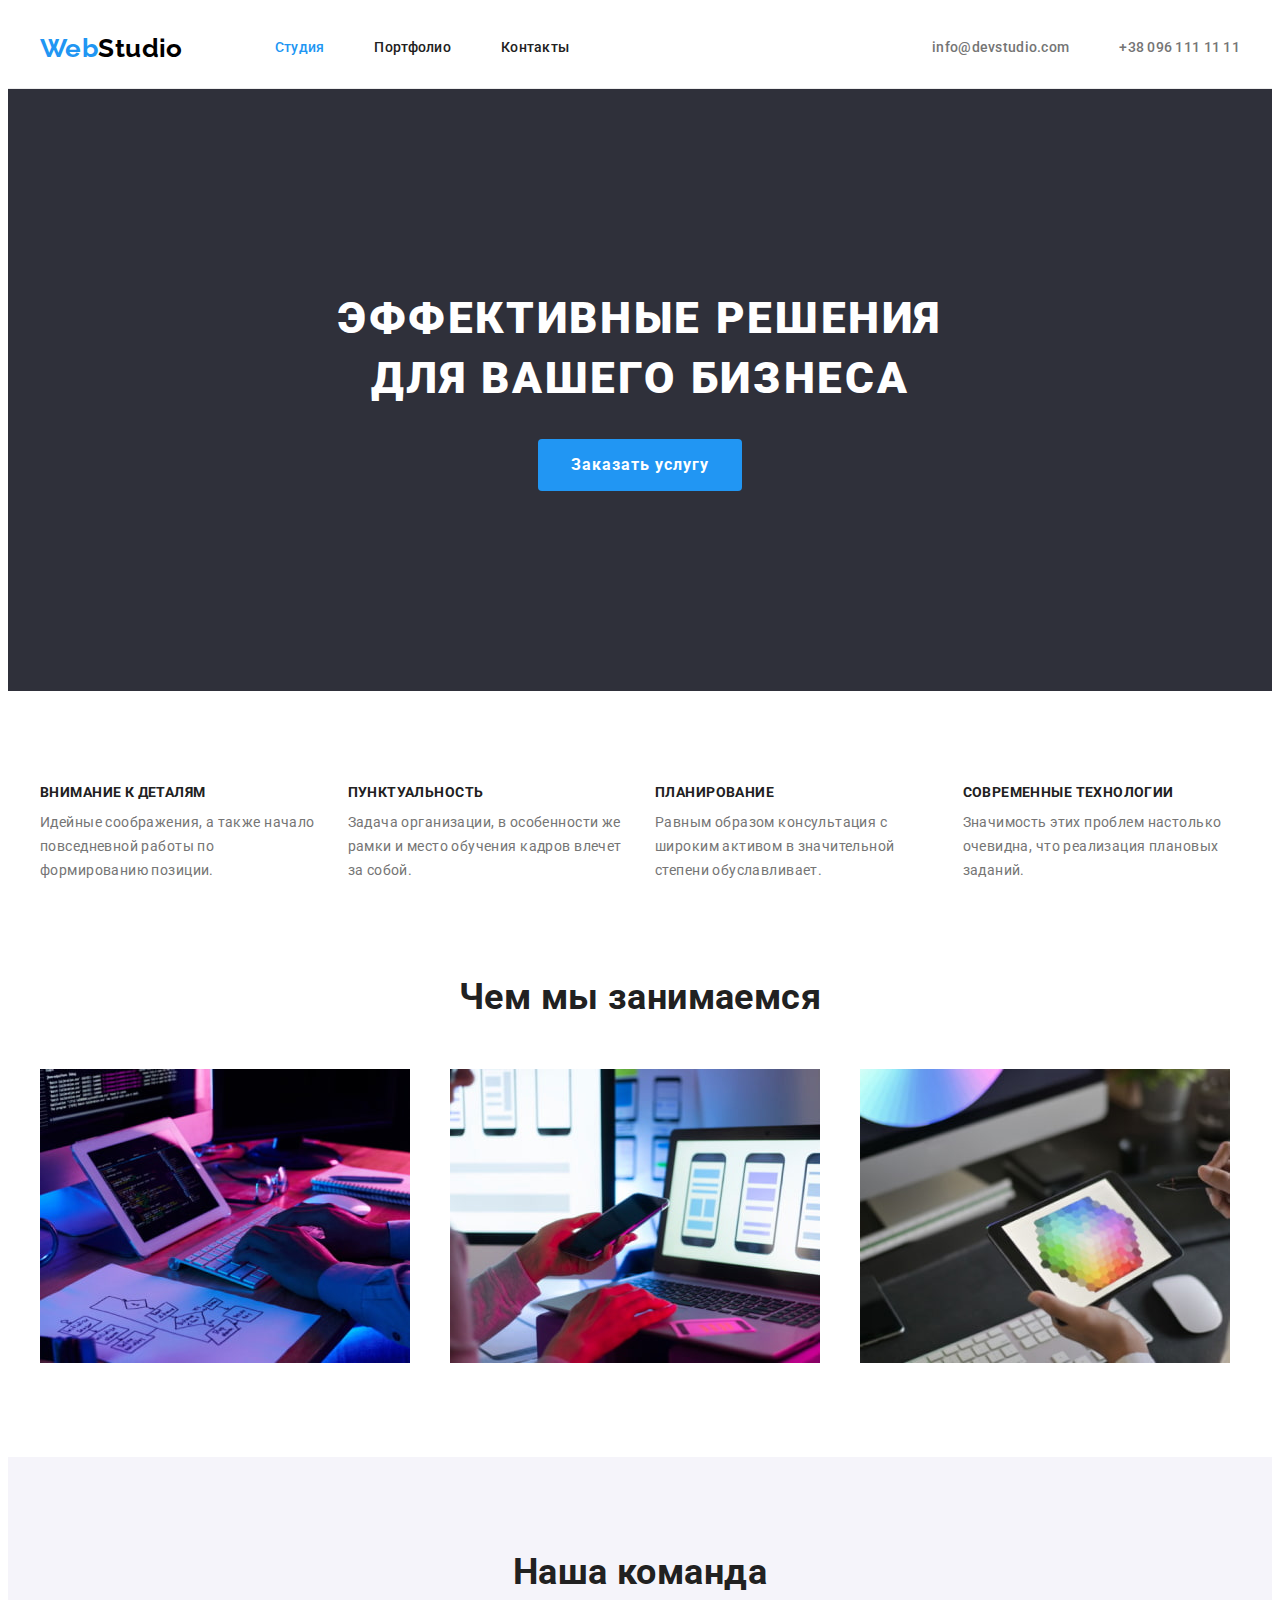
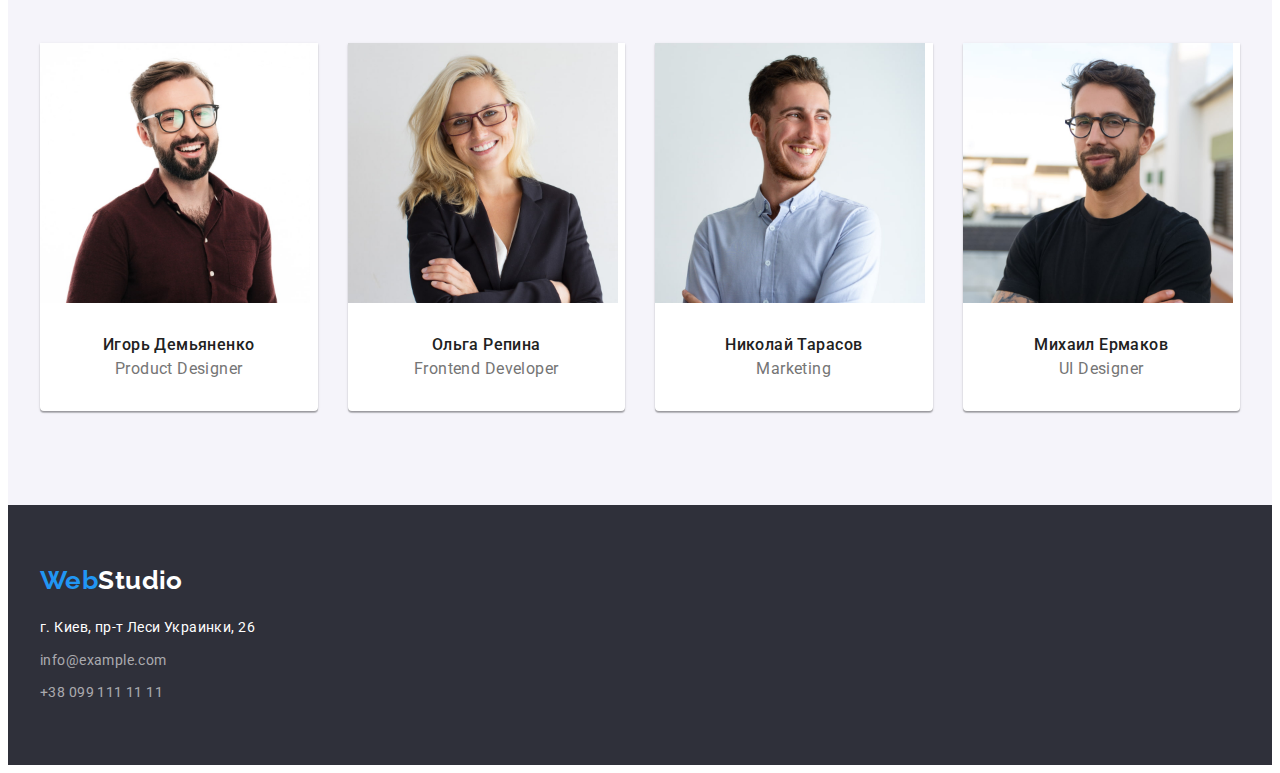
<file: index.html>
<!DOCTYPE html>
<html lang="ru">
<head>
    <meta charset="UTF-8">
    <meta http-equiv="X-UA-Compatible" content="IE=edge">
    <meta name="viewport" content="width=device-width, initial-scale=1.0">
    <title>Студія</title>
    <link rel="preconnect" href="https://fonts.googleapis.com">
    <link rel="preconnect" href="https://fonts.gstatic.com" crossorigin>
    <link href="https://fonts.googleapis.com/css2?family=Raleway:wght@700&family=Roboto:wght@400;500;700;900&display=swap" rel="stylesheet">
    <link 
        rel="stylesheet" 
        href="https://cdnjs.cloudflare.com/ajax/libs/modern-normalize/1.1.0/modern-normalize.min.css" 
        integrity="sha512-wpPYUAdjBVSE4KJnH1VR1HeZfpl1ub8YT/NKx4PuQ5NmX2tKuGu6U/JRp5y+Y8XG2tV+wKQpNHVUX03MfMFn9Q==" 
        crossorigin="anonymous" 
        referrerpolicy="no-referrer" 
    />
    <link rel="stylesheet" href="./css/styles.css">
</head>
<body>
    <!-- Шапка -->
    <header class="page-header">
        <div class="container">
            <nav class="main-nav">
                <!-- Логотип -->
                <a href="./index.html" class="logo link"><span class="begin">Web</span><span class="end">Studio</span></a>

                <!-- Меню -->
                <ul class="site-nav list">
                    <li class="site-nav-item"><a href="./index.html" class="link current">Студия</a></li>
                    <li class="site-nav-item"><a href="./portfolio.html" class="link">Портфолио</a></li>
                    <li class="site-nav-item"><a href="" class="link">Контакты</a></li>
                </ul>
            </nav>

            <!-- Контакты -->
            <ul class="auth-nav list">
                <li class="auth-nav-item"><a href="mailto:info@devstudio.com" class="link">info@devstudio.com</a></li>
                <li class="auth-nav-item"><a href="tel:+380961111111" class="link">+38 096 111 11 11</a></li>
            </ul>
        </div>
    </header>
    
    <main>
        <!-- Герой -->
        <section class="hero">
            <div class="container">
                <h1 class="hero-title">Эффективные решения для вашего бизнеса</h1>
                <button class="hero-btn" type="button">Заказать услугу</button>
            </div>
        </section> 
       
        <!-- Особенности-->
        <section class="section feature">
            <div class="container">
                <!-- Скрытый заголовок -->
                <h2 class="visually-hidden" tabindex="-1">Особенности</h2>
                <ul class="feature-list list">
                    <li class="feature-list-item">
                        <h3 class="feature-list-title">Внимание к деталям</h3>
                        <p class="feature-list-text">Идейные соображения, а также начало повседневной работы по формированию позиции.</p>
                    </li>
                    <li class="feature-list-item">
                        <h3 class="feature-list-title">Пунктуальность</h3>
                        <p class="feature-list-text">Задача организации, в особенности же рамки и место обучения кадров влечет за собой.</p>
                    </li>
                    <li class="feature-list-item">
                        <h3 class="feature-list-title">Планирование</h3>
                        <p class="feature-list-text">Равным образом консультация с широким активом в значительной степени обуславливает.</p>
                    </li>
                    <li class="feature-list-item">
                        <h3 class="feature-list-title">Современные технологии</h3>
                        <p class="feature-list-text">Значимость этих проблем настолько очевидна, что реализация плановых заданий.</p>
                    </li>
                </ul>
            </div>
        </section>

        <!-- Чем мы занимаемся -->
        <section class="section work">
            <div class="container">
                <h2 class="section-title">Чем мы занимаемся</h2>
                <ul class="work-list list">
                    <li class="work-list-item">
                        <img src="./images/what_we_do/desktop_apps.jpg" alt="Написание кода" width="370" />
                    </li>
                    <li class="work-list-item">
                        <img src="./images/what_we_do/mobile_apps.jpg" alt="Разработка мобильного приложения" width="370" />
                    </li>
                    <li class="work-list-item">
                        <img src="./images/what_we_do/design_solutions.jpg" alt="Работа с графическим планшетом" width="370" />
                    </li>
                </ul>
            </div>
        </section>

        <!-- Наша команда -->
        <section class="section team">
            <div class="container">
                <h2 class="section-title">Наша команда</h2>
                <ul class="team-list list">
                    <li class="team-list-item">
                        <img src="./images/team/product_designer.jpg" alt="Игорь Демьяненко" width="270">
                        <div class="team-list-box">
                            <h3 class="team-list-title">Игорь Демьяненко</h3>
                            <p class="team-list-text" lang="en">Product Designer</p>
                        </div>
                    </li>
                    <li class="team-list-item">
                        <img src="./images/team/frontend_developer.jpg" alt="Ольга Репина" width="270">
                        <div class="team-list-box">
                            <h3 class="team-list-title">Ольга Репина</h3>
                            <p class="team-list-text" lang="en">Frontend Developer</p>
                        </div>
                    </li>
                    <li class="team-list-item">
                        <img src="./images/team/marketing.jpg" alt="Николай Тарасов" width="270">
                        <div class="team-list-box">
                            <h3 class="team-list-title">Николай Тарасов</h3>
                            <p class="team-list-text" lang="en">Marketing</p>
                        </div>
                    </li>
                    <li class="team-list-item">
                        <img src="./images/team/ui_designer.jpg" alt="Михаил Ермаков" width="270">
                        <div class="team-list-box">
                            <h3 class="team-list-title">Михаил Ермаков</h3>
                            <p class="team-list-text" lang="en">UI Designer</p>
                        </div>
                    </li>
                </ul>
            </div>
        </section>
    </main>

    <!-- Подвал -->
    <footer class="footer">
        <div class="container">
            <a href="./index.html" class="logo link">
                <span class="begin">Web</span><span class="end">Studio</span>
            </a>
            <address>
                <ul class="address-list list">
                    <li class="address-list-item">
                        <a 
                            href="https://goo.gl/maps/rt93yuFwvWHYuNVY6" 
                            class="address link" 
                            target="_blank" 
                            rel="noreferrer noopener">
                            г. Киев, пр-т Леси Украинки, 26
                        </a>
                    </li>
                    <li class="address-list-item">
                        <a href="mailto:info@example.com" class="link">info@example.com</a>
                    </li>
                    <li class="address-list-item">
                        <a href="tel:+380991111111" class="link">+38 099 111 11 11</a>
                    </li>
                </ul>
            </address>
        </div>
    </footer>
 </body>
</html>
</file>
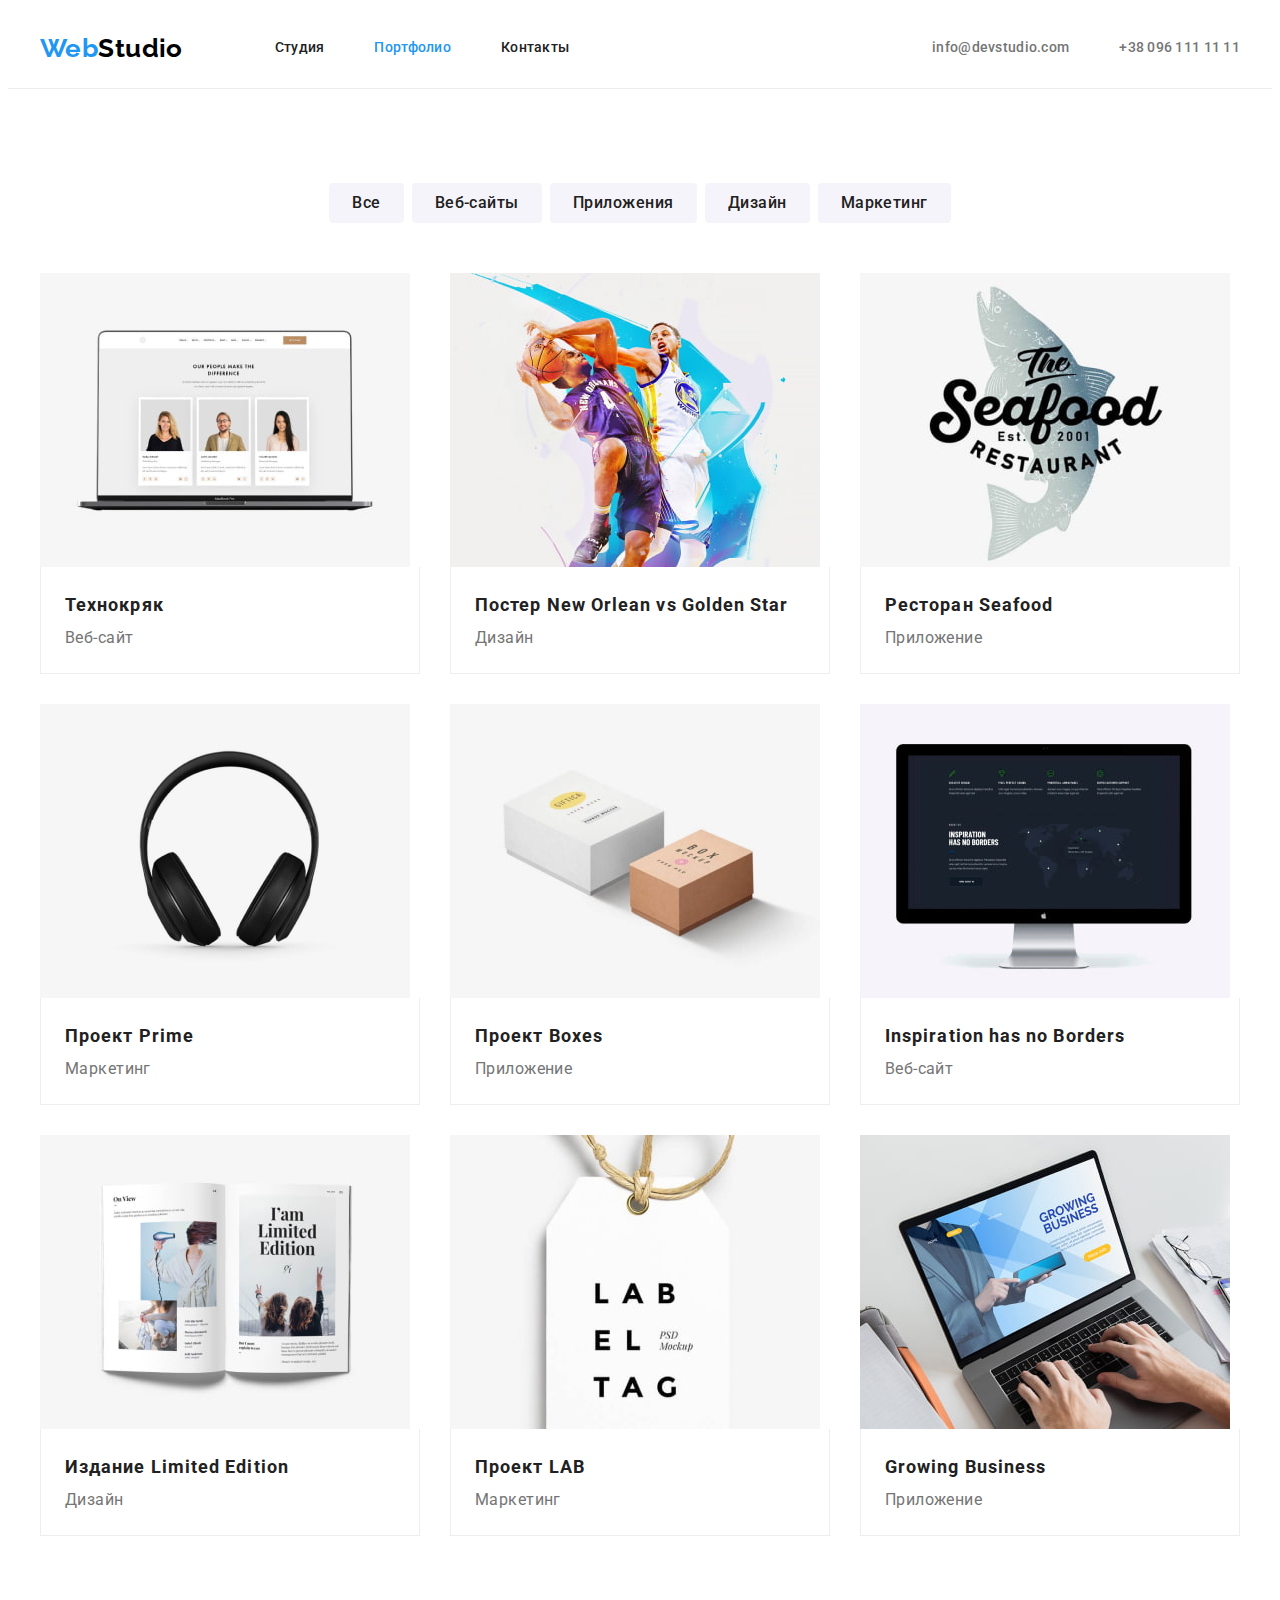
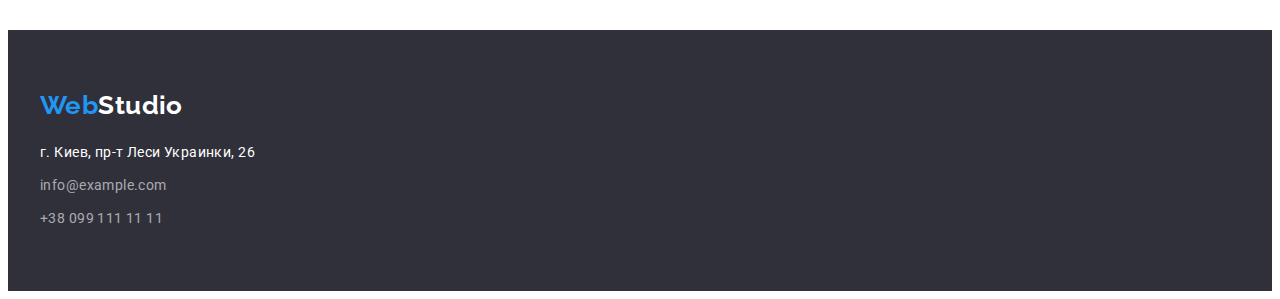
<file: portfolio.html>
<!DOCTYPE html>
<html lang="ru">
<head>
    <meta charset="UTF-8">
    <meta http-equiv="X-UA-Compatible" content="IE=edge">
    <meta name="viewport" content="width=device-width, initial-scale=1.0">
    <title>Студія</title>
    <link rel="preconnect" href="https://fonts.googleapis.com">
    <link rel="preconnect" href="https://fonts.gstatic.com" crossorigin>
    <link href="https://fonts.googleapis.com/css2?family=Raleway:wght@700&family=Roboto:wght@400;500;700;900&display=swap" rel="stylesheet">
    <link 
        rel="stylesheet" 
        href="https://cdnjs.cloudflare.com/ajax/libs/modern-normalize/1.1.0/modern-normalize.min.css" 
        integrity="sha512-wpPYUAdjBVSE4KJnH1VR1HeZfpl1ub8YT/NKx4PuQ5NmX2tKuGu6U/JRp5y+Y8XG2tV+wKQpNHVUX03MfMFn9Q==" 
        crossorigin="anonymous" 
        referrerpolicy="no-referrer" 
    />
    <link rel="stylesheet" href="./css/styles.css">
</head>
<body>
    <!-- Шапка -->
    <header class="page-header">
        <div class="container">
            <nav class="main-nav">
                <!-- Логотип -->
                <a href="./index.html" class="logo link"><span class="begin">Web</span><span class="end">Studio</span></a>

                <!-- Меню -->
                <ul class="site-nav list">
                    <li class="site-nav-item"><a href="./index.html" class="link">Студия</a></li>
                    <li class="site-nav-item"><a href="./portfolio.html" class="link current">Портфолио</a></li>
                    <li class="site-nav-item"><a href="" class="link">Контакты</a></li>
                </ul>
            </nav>

            <!-- Контакты -->
            <ul class="auth-nav list">
                <li class="auth-nav-item"><a href="mailto:info@devstudio.com" class="link">info@devstudio.com</a></li>
                <li class="auth-nav-item"><a href="tel:+380961111111" class="link">+38 096 111 11 11</a></li>
            </ul>
        </div>
    </header>
    
    <main>
        <!-- Портфолио -->
        <section class="section portfolio">
            <div class="container">
                <!-- Скрытый заголовок -->
                <h1 class="visually-hidden" tabindex="-1">Портфолио</h1>
                <!-- Фильтр -->
                <ul class="filter-list list">
                    <li class="filter-list-item"><button class="filter-list-btn" type="button">Все</button></li>
                    <li class="filter-list-item"><button class="filter-list-btn" type="button">Веб-сайты</button></li>
                    <li class="filter-list-item"><button class="filter-list-btn" type="button">Приложения</button></li>
                    <li class="filter-list-item"><button class="filter-list-btn" type="button">Дизайн</button></li>
                    <li class="filter-list-item"><button class="filter-list-btn" type="button">Маркетинг</button></li>
                </ul>
                <!-- Проекты -->
                <ul class="projects-list list">
                    <li class="projects-list-item">
                        <img src="./images/portfolio/technoquack-site.jpg" alt="Ноутбук" width="370">
                        <div class="projects-list-box">
                            <h2 class="projects-list-title">Технокряк</h2>
                            <p class="projects-list-text">Веб-сайт</p>
                        </div>
                    </li>
                    <li class="projects-list-item">
                        <img src="./images/portfolio/poster-design.jpg" alt="Постер с баскетболистами" width="370">
                        <div class="projects-list-box">
                            <h2 class="projects-list-title">Постер New Orlean vs Golden Star</h2>
                            <p class="projects-list-text">Дизайн</p>
                        </div>
                    </li>
                    <li class="projects-list-item">
                        <img src="./images/portfolio/restaurant-app.jpg" alt="Логотип ресторана" width="370">
                        <div class="projects-list-box">
                            <h2 class="projects-list-title">Ресторан Seafood</h2>
                            <p class="projects-list-text">Приложение</p>
                        </div>
                    </li>
                    <li class="projects-list-item">
                        <img src="./images/portfolio/prime-marketing.jpg" alt="Наушники" width="370">
                        <div class="projects-list-box">
                            <h2 class="projects-list-title">Проект Prime</h2>
                            <p class="projects-list-text">Маркетинг</p>
                        </div>
                    </li>
                    <li class="projects-list-item">
                        <img src="./images/portfolio/boxes-app.jpg" alt="Две коробки" width="370">
                        <div class="projects-list-box">
                            <h2 class="projects-list-title">Проект Boxes</h2>
                            <p class="projects-list-text">Приложение</p>
                        </div>
                    </li>
                    <li class="projects-list-item">
                        <img src="./images/portfolio/inspiration-site.jpg" alt="Монитор" width="370">
                        <div class="projects-list-box">
                            <h2 class="projects-list-title" lang="en">Inspiration has no Borders</h2>
                            <p class="projects-list-text">Веб-сайт</p>
                        </div>
                    </li>
                    <l class="projects-list-item"i>
                        <img src="./images/portfolio/ed-design.jpg" alt="Книга" width="370">
                        <div class="projects-list-box">
                            <h2 class="projects-list-title">Издание Limited Edition</h2>
                            <p class="projects-list-text">Дизайн</p>
                        </div>
                    </l>
                    <li class="projects-list-item">
                        <img src="./images/portfolio/lab-marketing.jpg" alt="Бирка" width="370">
                        <div class="projects-list-box">
                            <h2 class="projects-list-title">Проект LAB</h2>
                            <p class="projects-list-text">Маркетинг</p>
                        </div>
                    </li>
                    <li class="projects-list-item">
                        <img src="./images/portfolio/growing-business-app.jpg" alt="Работа с ноутбуком" width="370">
                        <div class="projects-list-box">
                            <h2 class="projects-list-title" lang="en">Growing Business</h2>
                            <p class="projects-list-text">Приложение</p>
                        </div>
                    </li>
                </ul>
            </div>
        </section>
    </main>

    <!-- Подвал -->
    <footer class="footer">
        <div class="container">
            <a href="./index.html" class="logo link">
                <span class="begin">Web</span><span class="end">Studio</span>
            </a>
            <address>
                <ul class="address-list list">
                    <li class="address-list-item">
                        <a 
                            href="https://goo.gl/maps/rt93yuFwvWHYuNVY6" 
                            class="address link" 
                            target="_blank" 
                            rel="noreferrer noopener">
                            г. Киев, пр-т Леси Украинки, 26
                        </a>
                    </li>
                    <li class="address-list-item">
                        <a href="mailto:info@example.com" class="link">info@example.com</a>
                    </li>
                    <li class="address-list-item">
                        <a href="tel:+380991111111" class="link">+38 099 111 11 11</a>
                    </li>
                </ul>
            </address>
        </div>
    </footer>
 </body>
</html>
</file>
<file: css/styles.css>
:root {
  --main-text-color: #212121;
  --secondary-text-color: #757575;
  --white-text-color: #ffffff;
  --primary-bg-color: #ffffff;
  --accent-color: #2196f3;
}

p,
h1,
h2,
h3,
h4,
h5,
h6 {
  margin: 0;
}

button {
  cursor: pointer;
}

img {
  display: block;
  max-width: 100%;
  height: auto;
}

body {
  font-family: 'Roboto', sans-serif;
  color: var(--main-text-color);
  font-size: 14px;
  line-height: 1.14;
  letter-spacing: 0.03em;
  background-color: var(--primary-bg-color);
}

.list {
  margin: 0;
  padding: 0;
  list-style: none;
}

.link {
  color: currentColor;
  text-decoration: none;
}

.visually-hidden {
  position: absolute;
  white-space: nowrap;
  width: 1px;
  height: 1px;
  overflow: hidden;
  border: 0;
  padding: 0;
  clip: rect(0 0 0 0);
  clip-path: inset(50%);
  margin: -1px;
}

.container {
  width: 1200px;
  padding-left: 15px;
  padding-right: 15px;
  margin: 0 auto;
}

/* --------------------HEADER-------------------- */
.page-header {
  padding-top: 20px;
  padding-bottom: 20px;
  border-bottom: 1px solid #ececec;
}

.page-header .container {
  display: flex;
  align-items: center;
  justify-content: space-between;
}

.site-nav {
  display: flex;
}


/* logo */
.logo {
  font-family: 'Raleway', sans-serif;
  font-weight: 700;
  font-size: 26px;
  line-height: 1.19;
}

.logo .begin {
  color: var(--accent-color);
}

.logo .end {
  color: #000000;
}

/* site-nav */
.main-nav {
  display: flex;
  align-items: center;
}

.site-nav {
  margin-left: 92px;
}

.site-nav-item:not(:last-child) {
  margin-right: 50px;
}

.site-nav .link {
  display: block;
  padding-top: 12px;
  padding-bottom: 12px;

  font-weight: 500;
  letter-spacing: 0.02em;
}

.site-nav .link.current,
.site-nav .link:hover,
.site-nav .link:focus {
  color: var(--accent-color);
}

/* auth-nav */
.auth-nav {
  display: flex;
}

.auth-nav-item + .auth-nav-item {
  margin-left: 50px;
}

.auth-nav .link {
  padding-top: 12px;
  padding-bottom: 12px;

  font-weight: 500;
  letter-spacing: 0.02em;
  color: var(--secondary-text-color);
}

.auth-nav .link:hover,
.auth-nav .link:focus {
  color: var(--accent-color);
}

/* --------------------MAIN-------------------- */

/* Герой */

.hero {
  background-color: #2f303a;
  padding-top: 200px;
  padding-bottom: 200px;

  text-align: center;
}

.hero-title {
  max-width: 696px;
  margin-left: auto;
  margin-right: auto;
  margin-bottom: 30px;

  font-weight: 900;
  font-size: 44px;
  line-height: 1.36;
  letter-spacing: 0.06em;
  text-transform: uppercase;
  color: var(--white-text-color);
}

.hero-btn {
  display: inline-block;
  min-width: 200px;
  padding: 10px 32px;
  border-radius: 4px;
  border: 1px solid transparent;

  font-family: inherit;
  font-weight: 700;
  font-size: 16px;
  line-height: 1.88;
  letter-spacing: 0.06em;
  text-align: center;
  color: var(--white-text-color);
  background: var(--accent-color);
}

.hero-btn:hover,
.hero-btn:focus {
  background: #188ce8;
}

/* Секции */
.section {
  padding-top: 94px;
  padding-bottom: 94px;  
}

.section-title {
  margin-bottom: 50px;

  font-size: 36px;
  line-height: 1.17;
  text-align: center;
}

/* Особенности */
.feature-list {
  display: flex;
}

.feature-list-item {
  width: calc((100% - 3*30px)/4);
  margin-right: 30px;
}

.feature-list-item:last-child {
  margin-right: 0;
}

.feature-list-title {
  margin-bottom: 10px;

  font-size: 14px;
  text-transform: uppercase;
}

.feature-list-text {
  line-height: 1.71;
  color: var(--secondary-text-color);
}

/* Чем мы занимаемся */
.section.work {
  padding-top: 0;
}

.work-list  {
  display: flex;
}

.work-list-item {
  width: calc((100% - 2*30px)/3);
  margin-right: 30px;
}

.work-list-item:last-child {
  margin-right: 0;
}

/* Наша команда */
.team {
  background-color: #f5f4fa;
}

.team-list {
  display: flex;
}

.team-list-item {
  width: calc((100% - 3*30px)/4);
  margin-right: 30px;

  background-color: #ffffff;

  border-radius: 0px 0px 4px 4px;
  box-shadow: 0px 1px 3px rgba(0, 0, 0, 0.12), 
              0px 1px 1px rgba(0, 0, 0, 0.14), 
              0px 2px 1px rgba(0, 0, 0, 0.2);
  }

.team-list-item:last-child {
  margin-right: 0;
}

.team-list-box {
  padding-top: 30px;
  padding-bottom: 30px;
}

.team-list-title {
  font-weight: 500;
  font-size: 16px;
  line-height: 1.5;
  text-align: center;
}

.team-list-text {
  font-size: 16px;
  line-height: 1.5;
  text-align: center;
  color: var(--secondary-text-color);
}

/* --------------------FOOTER-------------------- */

.footer {
  padding-top: 60px;
  padding-bottom: 60px;

  background-color: #2f303a;
}

.footer .logo {
  display: inline-block;
  margin-bottom: 20px;
}

.footer .logo .end {
  color: var(--white-text-color);
}

.address-list-item:not(:last-child) {
  margin-bottom: 9px;
}

.address-list .address.link {
  color: var(--white-text-color);
}

.address-list .link {
  font-style: normal;
  line-height: 1.71;
  color: rgba(255, 255, 255, 0.6);
}

.address-list .address.link:hover,
.address-list .address.link:focus,
.address-list .link:hover,
.address-list .link:focus {
  color: var(--accent-color);
}

/* --------------------PORTFOLIO-------------------- */

.filter-list {
  display: flex;
  margin-bottom: 50px;
  justify-content: center;
}

.filter-list-item:not(:last-child) {
  margin-right: 8px;
}

.filter-list-btn {
  display: inline-block;
  padding: 6px 22px;
  border-radius: 4px;
  border: 1px solid transparent;
  
  font-family: inherit;
  font-weight: 500;
  font-size: 16px;
  line-height: 1.62;
  letter-spacing: 0.03em;
  text-align: center;
  color: var(--main-text-color);
  background: #f5f4fa;
  /* filter: drop-shadow(0px 4px 4px rgba(0, 0, 0, 0.25)); */
}

.filter-list-btn:hover,
.filter-list-btn:focus {
  color: var(--white-text-color);
  background: var(--accent-color);
}

.projects-list {
  display: flex;
  flex-wrap: wrap;
}

.projects-list-item {
  width: calc((100% - 60px)/3);
  margin-right: 30px;
  margin-bottom: 30px;
}

.projects-list-item:nth-child(3n) {
  margin-right: 0;
}

.projects-list-item:nth-last-child(-n+3) {
  margin-bottom: 0;
}

.projects-list-box {
  padding: 20px 24px;
  border-right: 1px solid #eeeeee;
  border-bottom: 1px solid #eeeeee;
  border-left: 1px solid #eeeeee;
}

.projects-list-title {
  font-size: 18px;
  line-height: 2;
  letter-spacing: 0.06em;
}

.projects-list-text {
  font-size: 16px;
  line-height: 1.88;
  color: var(--secondary-text-color);
}
</file>
